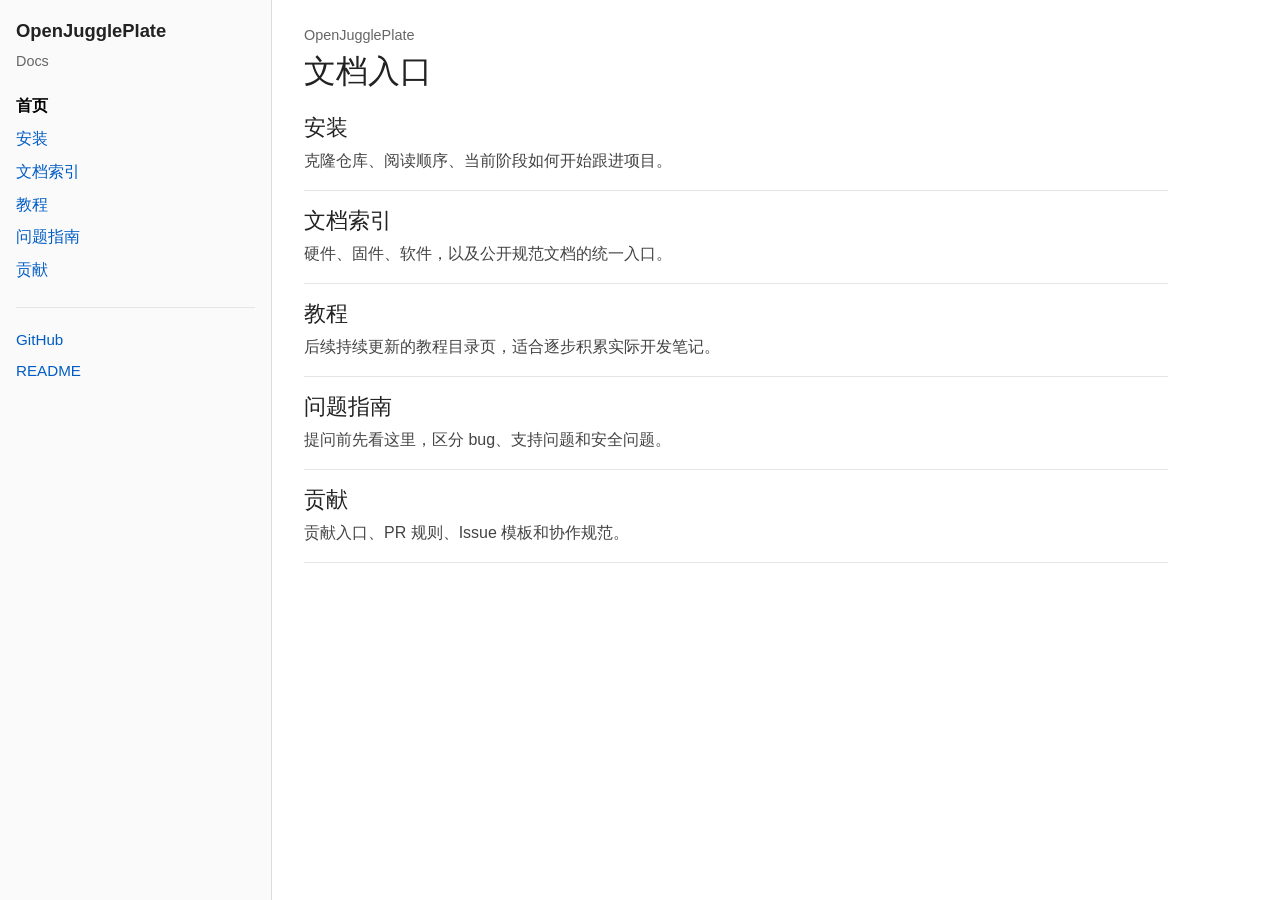
<file: site/index.html>
<!doctype html>
<html lang="zh-CN">
  <head>
    <meta charset="utf-8" />
    <meta
      name="viewport"
      content="width=device-width, initial-scale=1, viewport-fit=cover"
    />
    <title>OpenJugglePlate Docs</title>
    <meta
      name="description"
      content="OpenJugglePlate 文档入口：安装、文档索引、教程、问题指南、贡献。"
    />
    <link rel="stylesheet" href="./styles.css" />
  </head>
  <body>
    <div class="page-shell">
      <aside class="sidebar">
        <div class="sidebar-inner">
          <a class="brand" href="./index.html">OpenJugglePlate</a>
          <p class="brand-note">Docs</p>

          <nav class="sidebar-nav">
            <a class="active" href="./index.html">首页</a>
            <a href="./install.html">安装</a>
            <a href="./guides.html">文档索引</a>
            <a href="./tutorials.html">教程</a>
            <a href="./troubleshooting.html">问题指南</a>
            <a href="./contributing.html">贡献</a>
          </nav>

          <div class="sidebar-links">
            <a href="https://github.com/Zw-awa/OpenJugglePlate">GitHub</a>
            <a href="https://github.com/Zw-awa/OpenJugglePlate/blob/main/README.md">README</a>
          </div>
        </div>
      </aside>

      <main class="content">
        <header class="doc-header">
          <p class="eyebrow">OpenJugglePlate</p>
          <h1>文档入口</h1>
        </header>

        <section class="doc-grid">
          <a class="doc-card" href="./install.html">
            <h2>安装</h2>
            <p>克隆仓库、阅读顺序、当前阶段如何开始跟进项目。</p>
          </a>

          <a class="doc-card" href="./guides.html">
            <h2>文档索引</h2>
            <p>硬件、固件、软件，以及公开规范文档的统一入口。</p>
          </a>

          <a class="doc-card" href="./tutorials.html">
            <h2>教程</h2>
            <p>后续持续更新的教程目录页，适合逐步积累实际开发笔记。</p>
          </a>

          <a class="doc-card" href="./troubleshooting.html">
            <h2>问题指南</h2>
            <p>提问前先看这里，区分 bug、支持问题和安全问题。</p>
          </a>

          <a class="doc-card" href="./contributing.html">
            <h2>贡献</h2>
            <p>贡献入口、PR 规则、Issue 模板和协作规范。</p>
          </a>
        </section>
      </main>
    </div>
  </body>
</html>
</file>
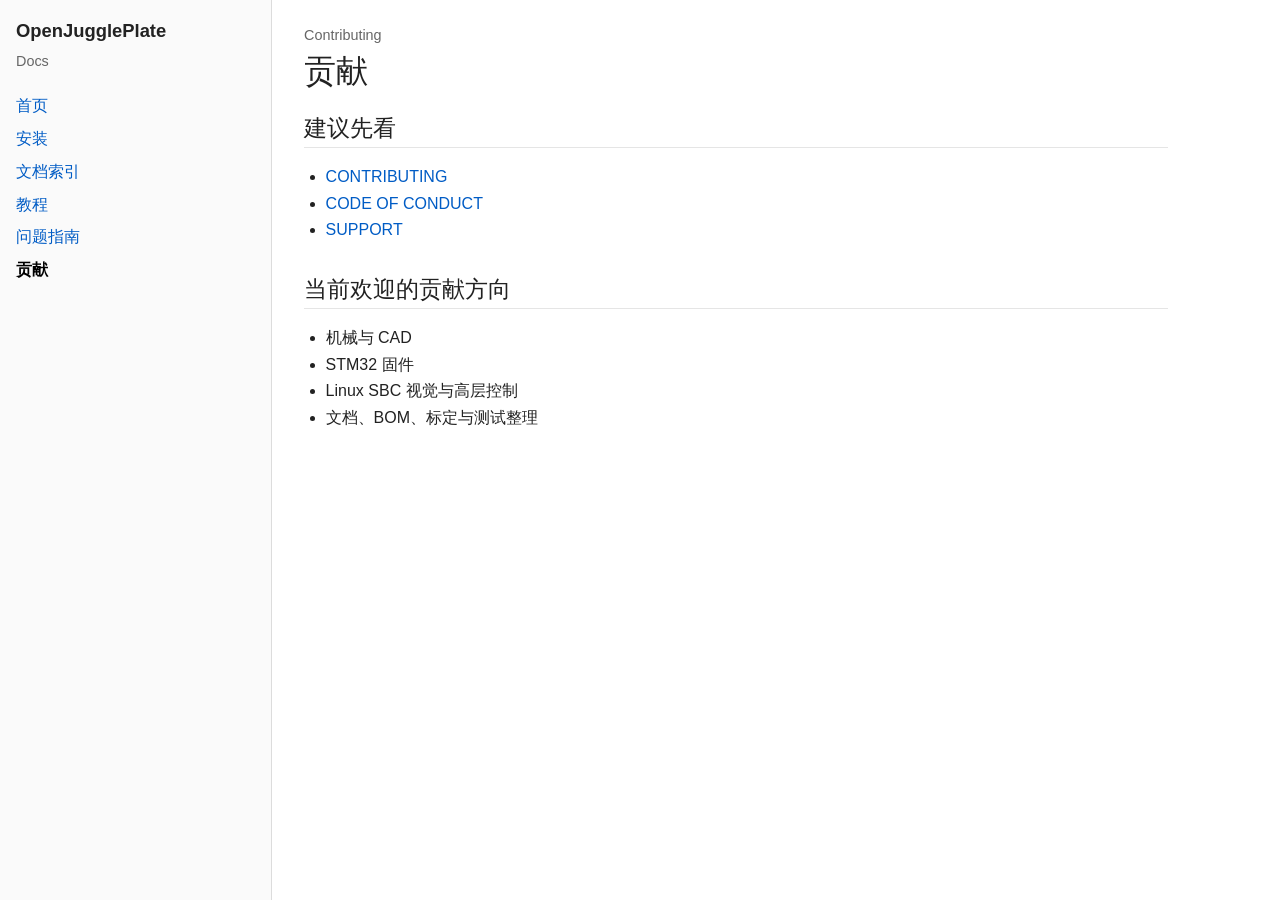
<file: site/contributing.html>
<!doctype html>
<html lang="zh-CN">
  <head>
    <meta charset="utf-8" />
    <meta
      name="viewport"
      content="width=device-width, initial-scale=1, viewport-fit=cover"
    />
    <title>贡献 - OpenJugglePlate Docs</title>
    <link rel="stylesheet" href="./styles.css" />
  </head>
  <body>
    <div class="page-shell">
      <aside class="sidebar">
        <div class="sidebar-inner">
          <a class="brand" href="./index.html">OpenJugglePlate</a>
          <p class="brand-note">Docs</p>

          <nav class="sidebar-nav">
            <a href="./index.html">首页</a>
            <a href="./install.html">安装</a>
            <a href="./guides.html">文档索引</a>
            <a href="./tutorials.html">教程</a>
            <a href="./troubleshooting.html">问题指南</a>
            <a class="active" href="./contributing.html">贡献</a>
          </nav>
        </div>
      </aside>

      <main class="content">
        <header class="doc-header">
          <p class="eyebrow">Contributing</p>
          <h1>贡献</h1>
        </header>

        <section class="doc-section">
          <h2>建议先看</h2>
          <ul>
            <li><a href="https://github.com/Zw-awa/OpenJugglePlate/blob/main/CONTRIBUTING.md">CONTRIBUTING</a></li>
            <li><a href="https://github.com/Zw-awa/OpenJugglePlate/blob/main/CODE_OF_CONDUCT.md">CODE OF CONDUCT</a></li>
            <li><a href="https://github.com/Zw-awa/OpenJugglePlate/blob/main/SUPPORT.md">SUPPORT</a></li>
          </ul>
        </section>

        <section class="doc-section">
          <h2>当前欢迎的贡献方向</h2>
          <ul>
            <li>机械与 CAD</li>
            <li>STM32 固件</li>
            <li>Linux SBC 视觉与高层控制</li>
            <li>文档、BOM、标定与测试整理</li>
          </ul>
        </section>
      </main>
    </div>
  </body>
</html>
</file>
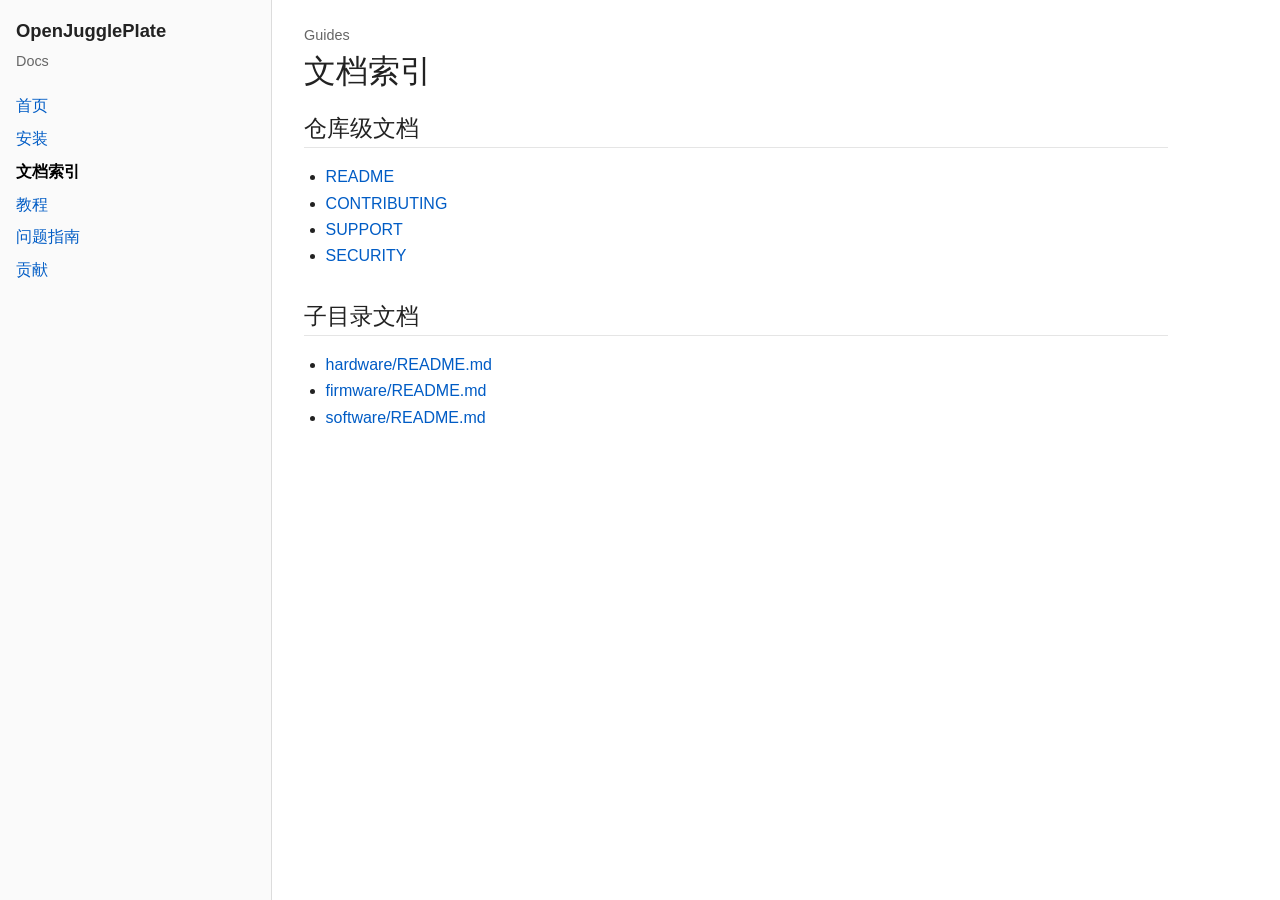
<file: site/guides.html>
<!doctype html>
<html lang="zh-CN">
  <head>
    <meta charset="utf-8" />
    <meta
      name="viewport"
      content="width=device-width, initial-scale=1, viewport-fit=cover"
    />
    <title>文档索引 - OpenJugglePlate Docs</title>
    <link rel="stylesheet" href="./styles.css" />
  </head>
  <body>
    <div class="page-shell">
      <aside class="sidebar">
        <div class="sidebar-inner">
          <a class="brand" href="./index.html">OpenJugglePlate</a>
          <p class="brand-note">Docs</p>

          <nav class="sidebar-nav">
            <a href="./index.html">首页</a>
            <a href="./install.html">安装</a>
            <a class="active" href="./guides.html">文档索引</a>
            <a href="./tutorials.html">教程</a>
            <a href="./troubleshooting.html">问题指南</a>
            <a href="./contributing.html">贡献</a>
          </nav>
        </div>
      </aside>

      <main class="content">
        <header class="doc-header">
          <p class="eyebrow">Guides</p>
          <h1>文档索引</h1>
        </header>

        <section class="doc-section">
          <h2>仓库级文档</h2>
          <ul>
            <li><a href="https://github.com/Zw-awa/OpenJugglePlate/blob/main/README.md">README</a></li>
            <li><a href="https://github.com/Zw-awa/OpenJugglePlate/blob/main/CONTRIBUTING.md">CONTRIBUTING</a></li>
            <li><a href="https://github.com/Zw-awa/OpenJugglePlate/blob/main/SUPPORT.md">SUPPORT</a></li>
            <li><a href="https://github.com/Zw-awa/OpenJugglePlate/blob/main/SECURITY.md">SECURITY</a></li>
          </ul>
        </section>

        <section class="doc-section">
          <h2>子目录文档</h2>
          <ul>
            <li><a href="https://github.com/Zw-awa/OpenJugglePlate/blob/main/hardware/README.md">hardware/README.md</a></li>
            <li><a href="https://github.com/Zw-awa/OpenJugglePlate/blob/main/firmware/README.md">firmware/README.md</a></li>
            <li><a href="https://github.com/Zw-awa/OpenJugglePlate/blob/main/software/README.md">software/README.md</a></li>
          </ul>
        </section>
      </main>
    </div>
  </body>
</html>
</file>
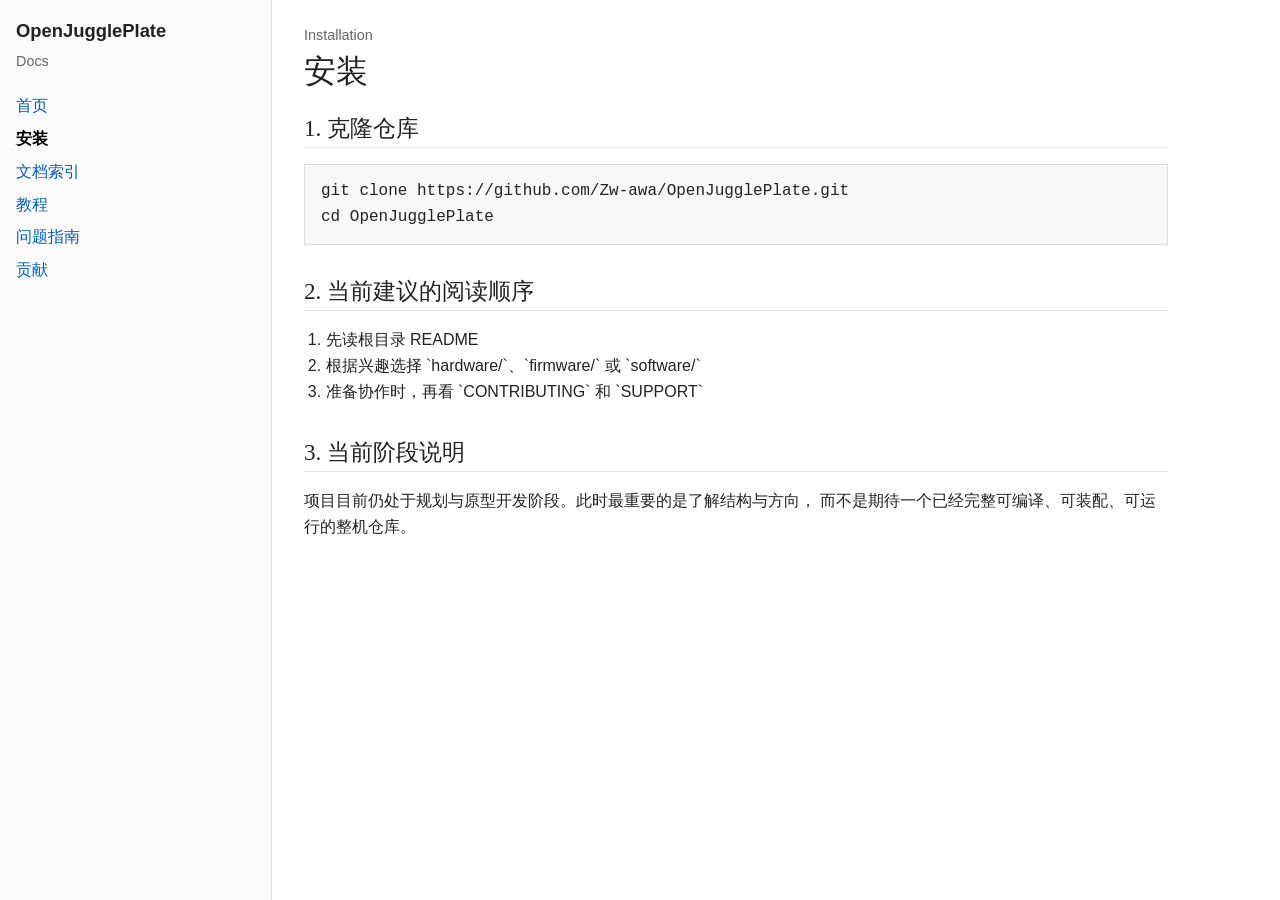
<file: site/install.html>
<!doctype html>
<html lang="zh-CN">
  <head>
    <meta charset="utf-8" />
    <meta
      name="viewport"
      content="width=device-width, initial-scale=1, viewport-fit=cover"
    />
    <title>安装 - OpenJugglePlate Docs</title>
    <link rel="stylesheet" href="./styles.css" />
  </head>
  <body>
    <div class="page-shell">
      <aside class="sidebar">
        <div class="sidebar-inner">
          <a class="brand" href="./index.html">OpenJugglePlate</a>
          <p class="brand-note">Docs</p>

          <nav class="sidebar-nav">
            <a href="./index.html">首页</a>
            <a class="active" href="./install.html">安装</a>
            <a href="./guides.html">文档索引</a>
            <a href="./tutorials.html">教程</a>
            <a href="./troubleshooting.html">问题指南</a>
            <a href="./contributing.html">贡献</a>
          </nav>
        </div>
      </aside>

      <main class="content">
        <header class="doc-header">
          <p class="eyebrow">Installation</p>
          <h1>安装</h1>
        </header>

        <section class="doc-section">
          <h2>1. 克隆仓库</h2>
          <pre><code>git clone https://github.com/Zw-awa/OpenJugglePlate.git
cd OpenJugglePlate</code></pre>
        </section>

        <section class="doc-section">
          <h2>2. 当前建议的阅读顺序</h2>
          <ol>
            <li>先读根目录 README</li>
            <li>根据兴趣选择 `hardware/`、`firmware/` 或 `software/`</li>
            <li>准备协作时，再看 `CONTRIBUTING` 和 `SUPPORT`</li>
          </ol>
        </section>

        <section class="doc-section">
          <h2>3. 当前阶段说明</h2>
          <p>
            项目目前仍处于规划与原型开发阶段。此时最重要的是了解结构与方向，
            而不是期待一个已经完整可编译、可装配、可运行的整机仓库。
          </p>
        </section>
      </main>
    </div>
  </body>
</html>
</file>
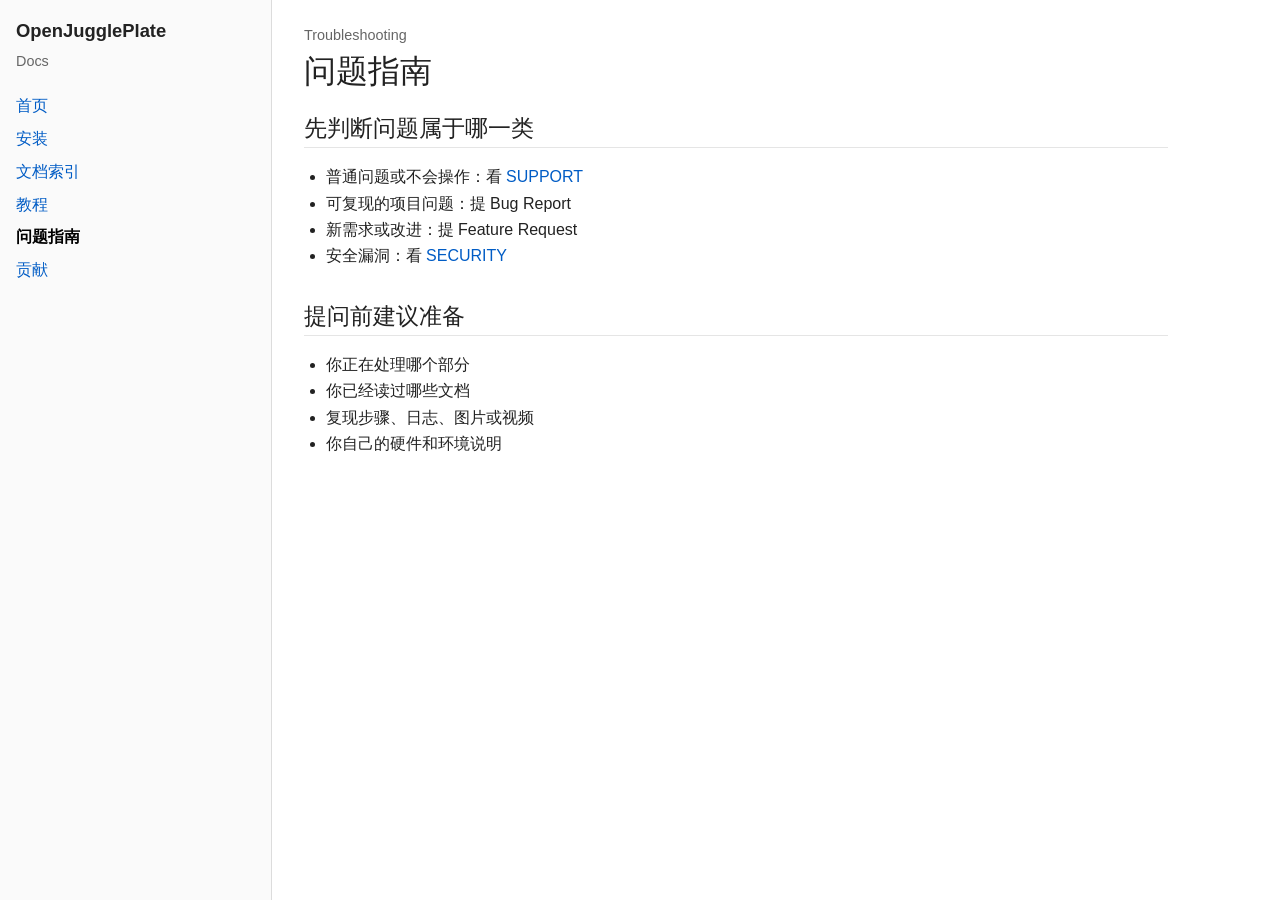
<file: site/troubleshooting.html>
<!doctype html>
<html lang="zh-CN">
  <head>
    <meta charset="utf-8" />
    <meta
      name="viewport"
      content="width=device-width, initial-scale=1, viewport-fit=cover"
    />
    <title>问题指南 - OpenJugglePlate Docs</title>
    <link rel="stylesheet" href="./styles.css" />
  </head>
  <body>
    <div class="page-shell">
      <aside class="sidebar">
        <div class="sidebar-inner">
          <a class="brand" href="./index.html">OpenJugglePlate</a>
          <p class="brand-note">Docs</p>

          <nav class="sidebar-nav">
            <a href="./index.html">首页</a>
            <a href="./install.html">安装</a>
            <a href="./guides.html">文档索引</a>
            <a href="./tutorials.html">教程</a>
            <a class="active" href="./troubleshooting.html">问题指南</a>
            <a href="./contributing.html">贡献</a>
          </nav>
        </div>
      </aside>

      <main class="content">
        <header class="doc-header">
          <p class="eyebrow">Troubleshooting</p>
          <h1>问题指南</h1>
        </header>

        <section class="doc-section">
          <h2>先判断问题属于哪一类</h2>
          <ul>
            <li>普通问题或不会操作：看 <a href="https://github.com/Zw-awa/OpenJugglePlate/blob/main/SUPPORT.md">SUPPORT</a></li>
            <li>可复现的项目问题：提 Bug Report</li>
            <li>新需求或改进：提 Feature Request</li>
            <li>安全漏洞：看 <a href="https://github.com/Zw-awa/OpenJugglePlate/blob/main/SECURITY.md">SECURITY</a></li>
          </ul>
        </section>

        <section class="doc-section">
          <h2>提问前建议准备</h2>
          <ul>
            <li>你正在处理哪个部分</li>
            <li>你已经读过哪些文档</li>
            <li>复现步骤、日志、图片或视频</li>
            <li>你自己的硬件和环境说明</li>
          </ul>
        </section>
      </main>
    </div>
  </body>
</html>
</file>
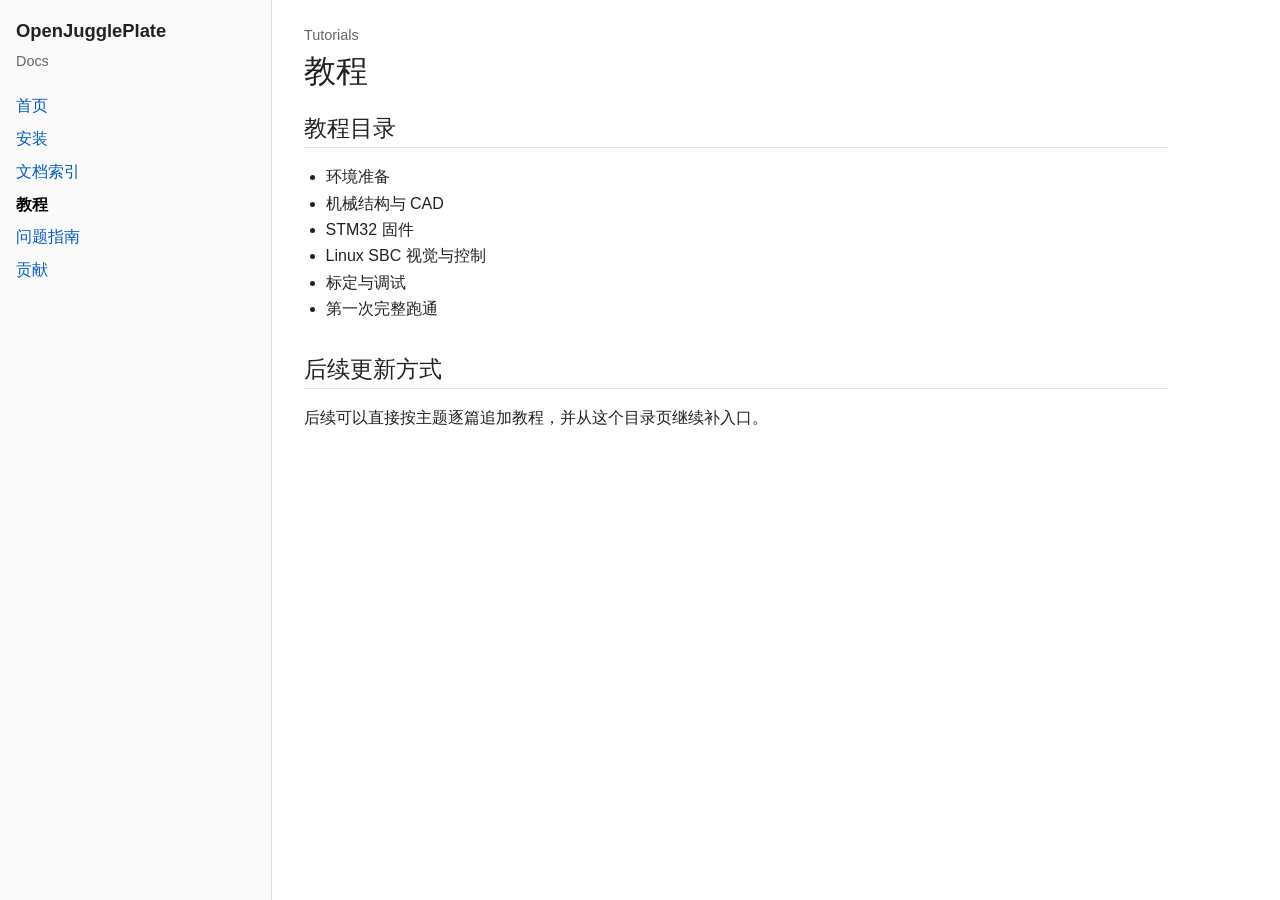
<file: site/tutorials.html>
<!doctype html>
<html lang="zh-CN">
  <head>
    <meta charset="utf-8" />
    <meta
      name="viewport"
      content="width=device-width, initial-scale=1, viewport-fit=cover"
    />
    <title>教程 - OpenJugglePlate Docs</title>
    <link rel="stylesheet" href="./styles.css" />
  </head>
  <body>
    <div class="page-shell">
      <aside class="sidebar">
        <div class="sidebar-inner">
          <a class="brand" href="./index.html">OpenJugglePlate</a>
          <p class="brand-note">Docs</p>

          <nav class="sidebar-nav">
            <a href="./index.html">首页</a>
            <a href="./install.html">安装</a>
            <a href="./guides.html">文档索引</a>
            <a class="active" href="./tutorials.html">教程</a>
            <a href="./troubleshooting.html">问题指南</a>
            <a href="./contributing.html">贡献</a>
          </nav>
        </div>
      </aside>

      <main class="content">
        <header class="doc-header">
          <p class="eyebrow">Tutorials</p>
          <h1>教程</h1>
        </header>

        <section class="doc-section">
          <h2>教程目录</h2>
          <ul>
            <li>环境准备</li>
            <li>机械结构与 CAD</li>
            <li>STM32 固件</li>
            <li>Linux SBC 视觉与控制</li>
            <li>标定与调试</li>
            <li>第一次完整跑通</li>
          </ul>
        </section>

        <section class="doc-section">
          <h2>后续更新方式</h2>
          <p>后续可以直接按主题逐篇追加教程，并从这个目录页继续补入口。</p>
        </section>
      </main>
    </div>
  </body>
</html>
</file>
<file: site/styles.css>
html {
  scroll-behavior: smooth;
}

body {
  margin: 0;
  background: #ffffff;
  color: #222222;
  font:
    16px/1.65 "Noto Sans SC", "Microsoft YaHei", "Segoe UI", sans-serif;
}

a {
  color: #005cc5;
  text-decoration: none;
}

a:hover {
  text-decoration: underline;
}

code,
pre {
  font-family: Consolas, "Courier New", monospace;
}

code {
  padding: 0 0.2rem;
  background: #f3f3f3;
}

pre {
  overflow-x: auto;
  padding: 0.8rem 1rem;
  border: 1px solid #dcdcdc;
  background: #f8f8f8;
}

pre code {
  padding: 0;
  background: transparent;
}

.page-shell {
  display: grid;
  grid-template-columns: 17rem minmax(0, 1fr);
  min-height: 100vh;
}

.sidebar {
  border-right: 1px solid #dcdcdc;
  background: #fafafa;
}

.sidebar-inner {
  position: sticky;
  top: 0;
  padding: 1rem 1rem 2rem;
}

.brand {
  display: inline-block;
  margin-bottom: 0.25rem;
  color: #222222;
  font-size: 1.15rem;
  font-weight: 700;
}

.brand-note {
  margin: 0 0 1rem;
  color: #666666;
  font-size: 0.9rem;
}

.sidebar-nav,
.sidebar-links {
  display: block;
}

.sidebar-nav {
  margin-bottom: 1.25rem;
}

.sidebar-nav a,
.sidebar-links a {
  display: block;
  padding: 0.2rem 0;
}

.sidebar-nav a.active {
  color: #000000;
  font-weight: 700;
}

.sidebar-links {
  padding-top: 1rem;
  border-top: 1px solid #e5e5e5;
  font-size: 0.95rem;
}

.content {
  max-width: 54rem;
  padding: 1.5rem 2rem 3rem;
}

.doc-header {
  margin-bottom: 1.5rem;
}

.eyebrow {
  margin: 0 0 0.25rem;
  color: #666666;
  font-size: 0.9rem;
}

.doc-header h1 {
  margin: 0;
  font:
    2rem/1.2 Georgia, "Times New Roman", "Noto Serif SC", serif;
}

.lead,
.lead.compact {
  margin: 0.75rem 0 0;
  color: #444444;
}

.doc-section {
  margin-bottom: 2rem;
}

.doc-section h2 {
  margin: 0 0 0.75rem;
  padding-bottom: 0.25rem;
  border-bottom: 1px solid #e5e5e5;
  font:
    1.45rem/1.25 Georgia, "Times New Roman", "Noto Serif SC", serif;
}

.doc-section p,
.doc-section li {
  color: #222222;
}

.doc-section ul,
.doc-section ol {
  padding-left: 1.35rem;
}

.doc-grid {
  display: block;
}

.doc-card {
  display: block;
  margin-bottom: 1rem;
  padding: 0 0 1rem;
  border-bottom: 1px solid #e5e5e5;
  color: #222222;
}

.doc-card h2 {
  margin: 0 0 0.35rem;
  font:
    1.4rem/1.25 Georgia, "Times New Roman", "Noto Serif SC", serif;
}

.doc-card p {
  margin: 0;
  color: #444444;
}

.callout {
  padding: 0.75rem 1rem;
  border-left: 4px solid #bdbdbd;
  background: #f7f7f7;
}

@media (max-width: 860px) {
  .page-shell {
    grid-template-columns: 1fr;
  }

  .sidebar {
    border-right: 0;
    border-bottom: 1px solid #dcdcdc;
  }

  .sidebar-inner {
    position: static;
  }

  .content {
    padding: 1rem 1rem 2.5rem;
  }
}
</file>
